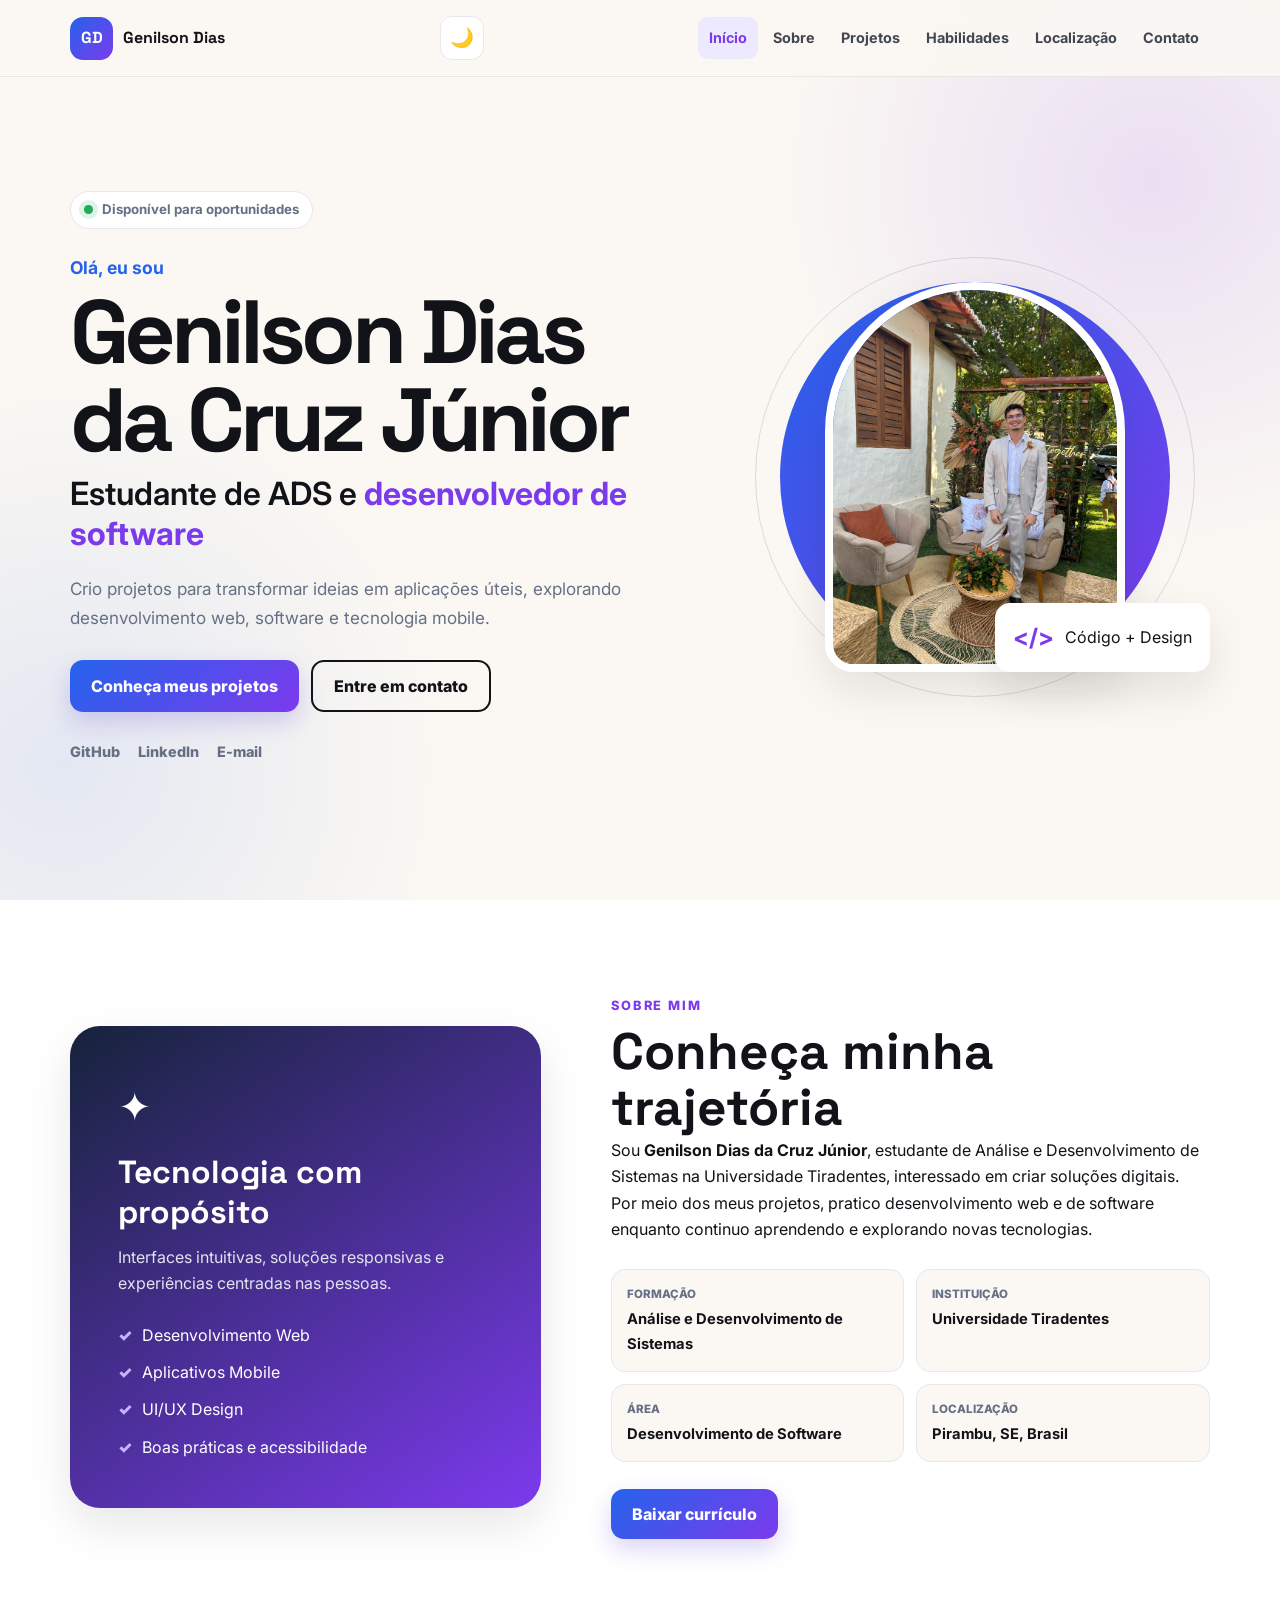
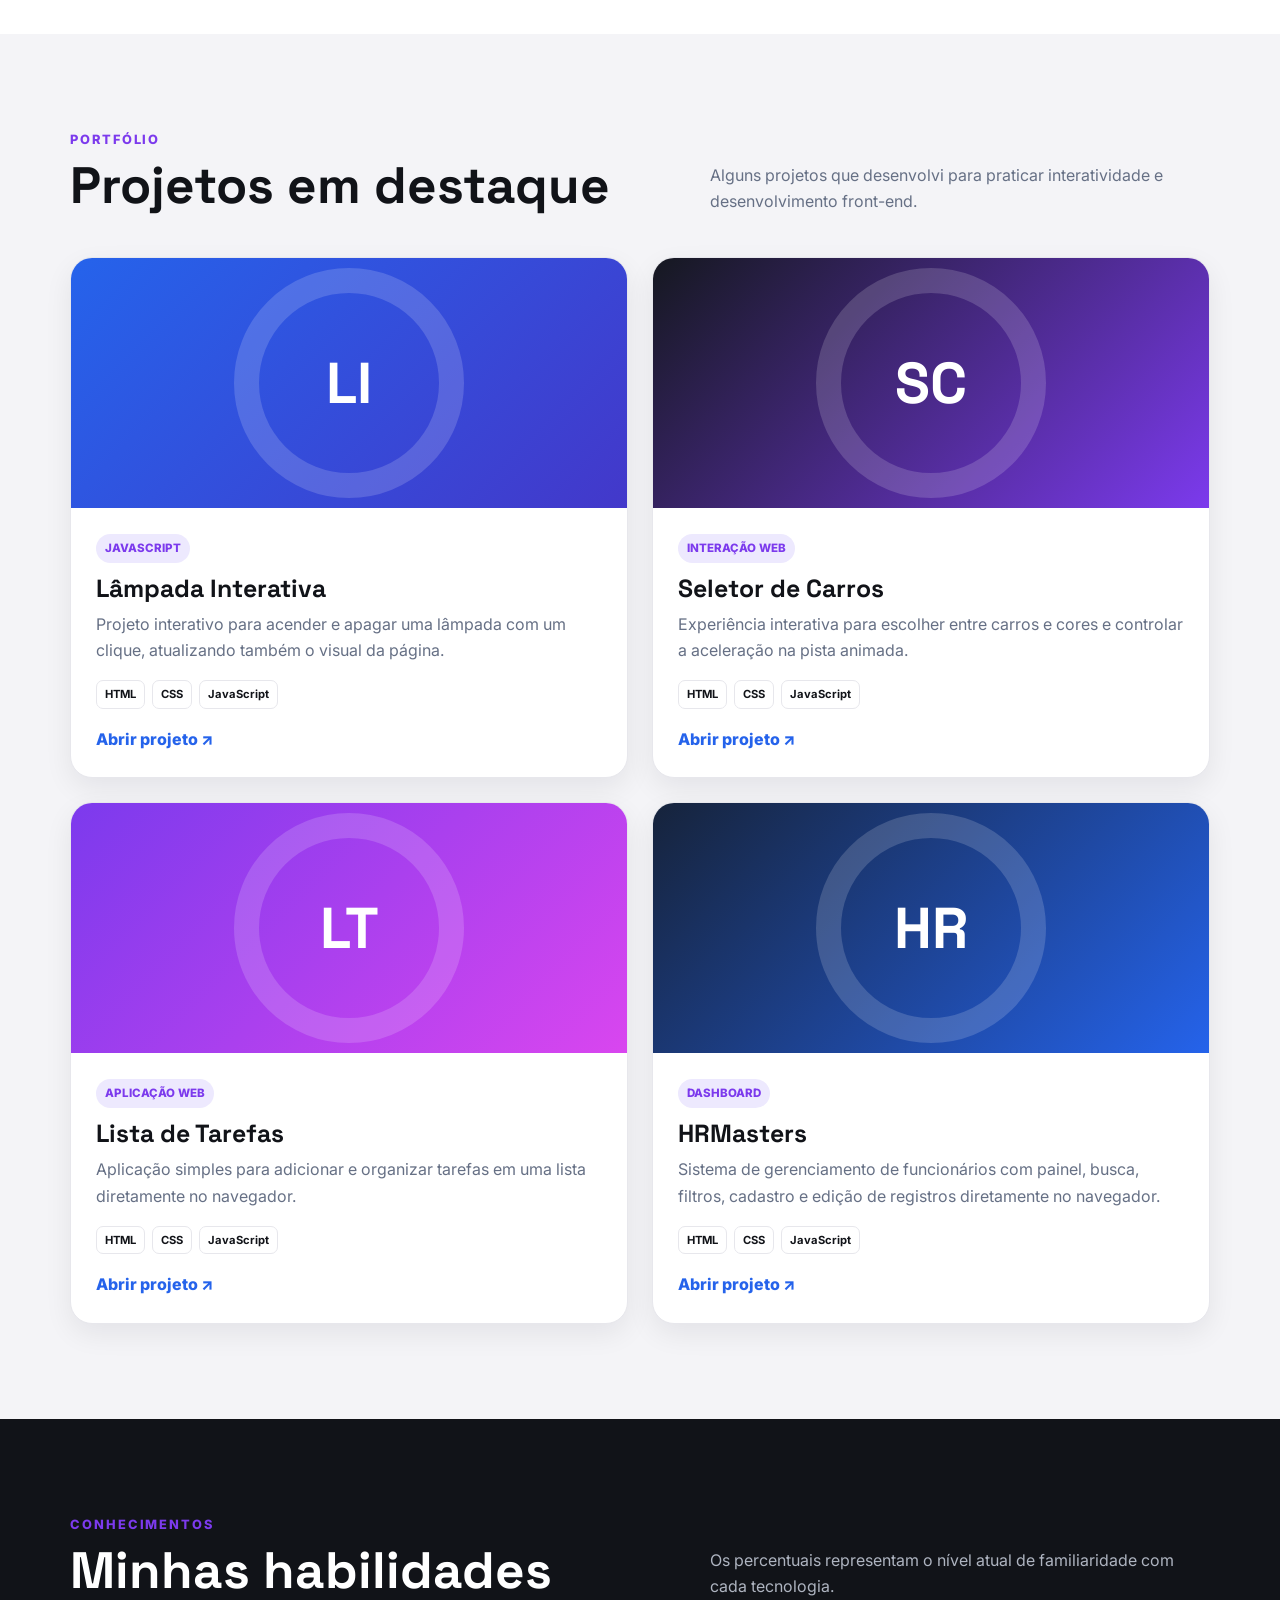
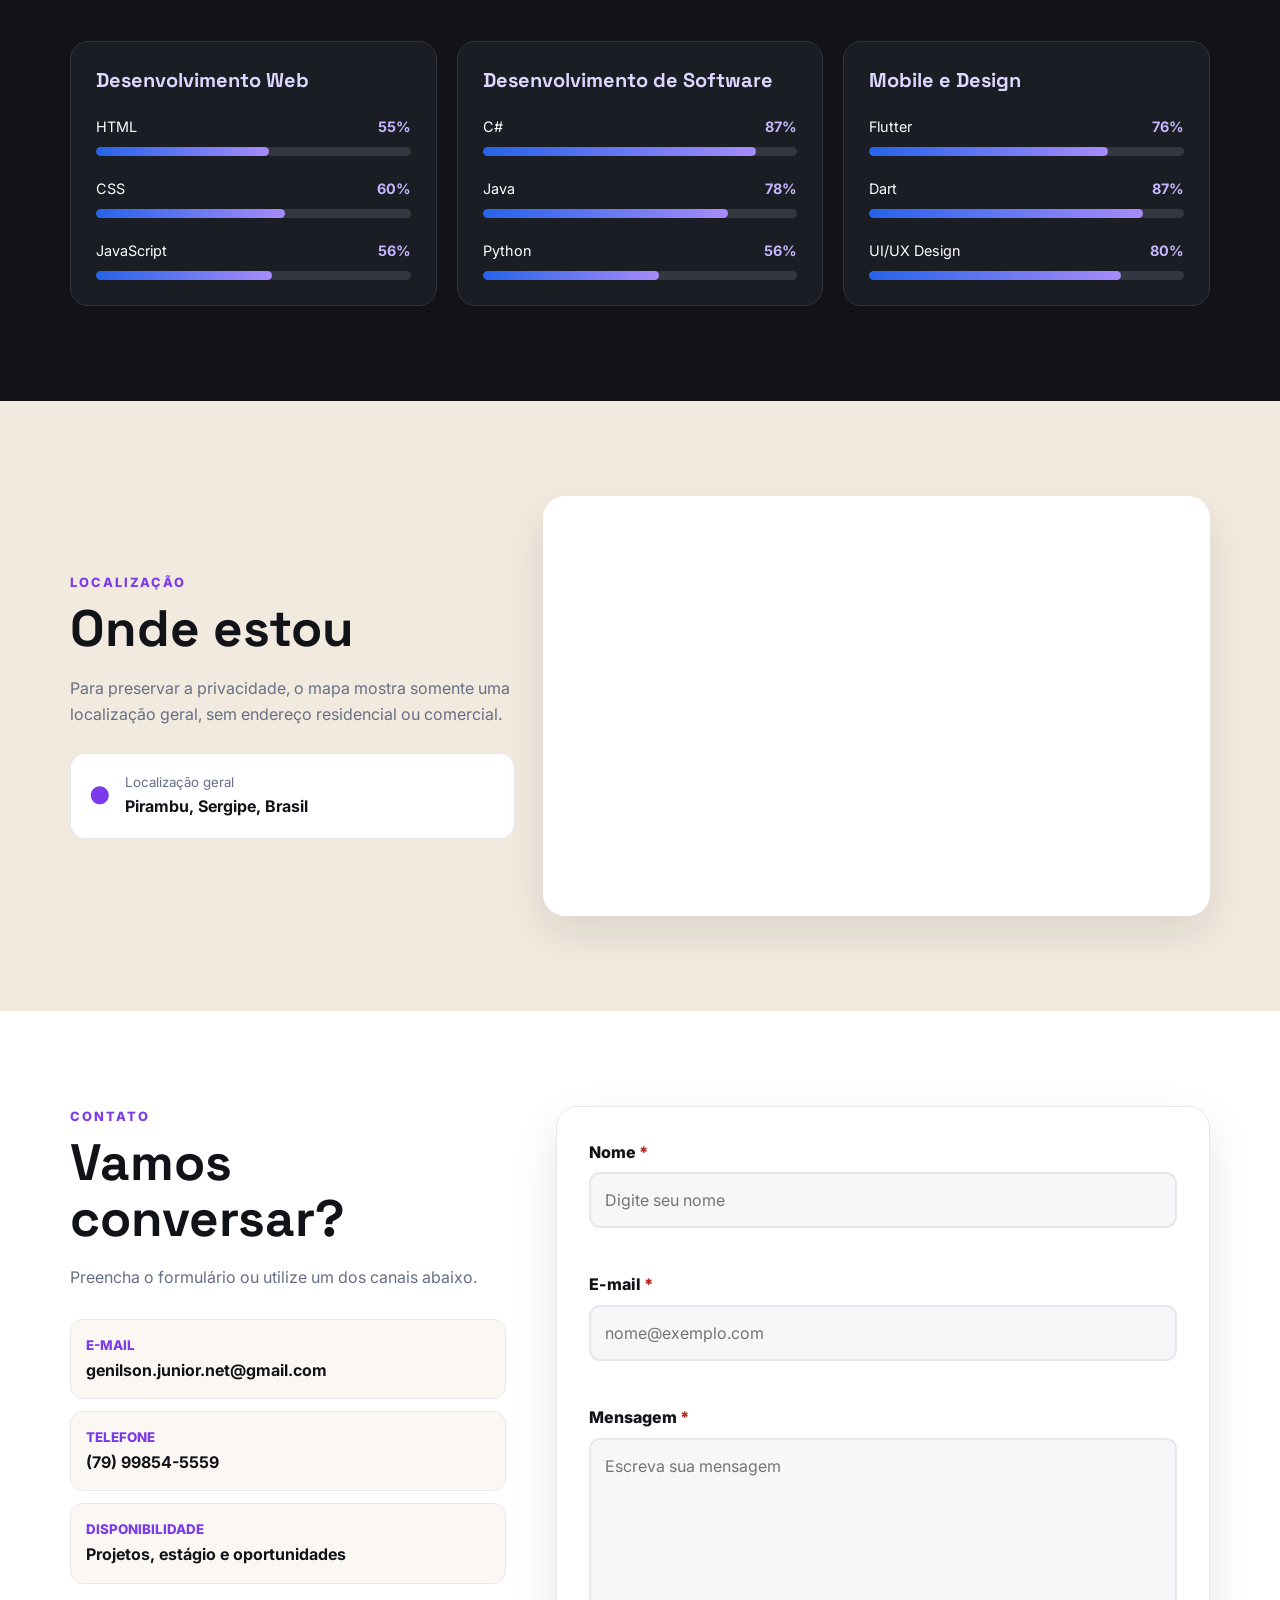
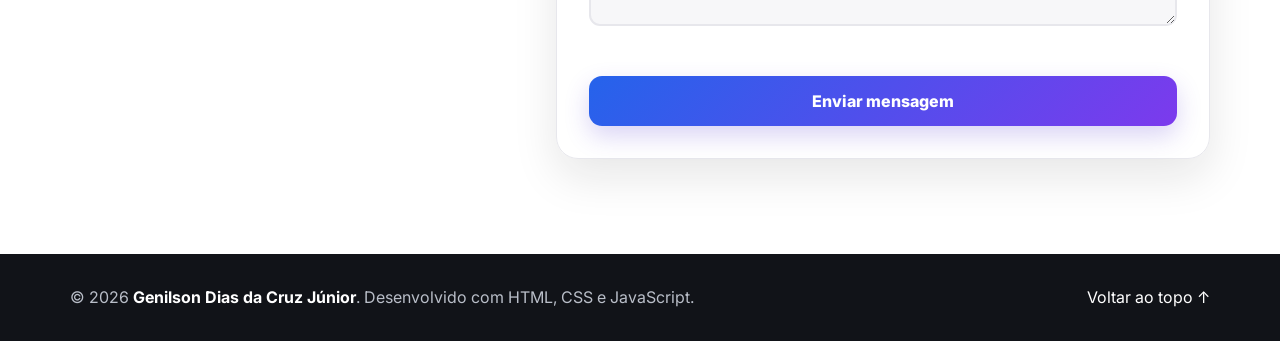
<file: index.html>
<!doctype html>
<html lang="pt-BR">
  <head>
    <meta charset="UTF-8" />
    <meta name="viewport" content="width=device-width, initial-scale=1.0" />
    <meta
      name="description"
      content="Portfólio de Genilson Dias, estudante de Análise e Desenvolvimento de Sistemas e desenvolvedor de software."
    />
    <title>Genilson Dias | Portfólio</title>
    <link rel="preconnect" href="https://fonts.googleapis.com" />
    <link rel="preconnect" href="https://fonts.gstatic.com" crossorigin />
    <link
      href="https://fonts.googleapis.com/css2?family=Inter:wght@400;500;600;700;800&family=Space+Grotesk:wght@600;700&display=swap"
      rel="stylesheet"
    />
    <link rel="stylesheet" href="style.css" />
  </head>
  <body>
    <a class="pular-conteudo" href="#conteudo">Pular para o conteúdo</a>

    <header class="cabecalho">
      <nav class="navegacao container" aria-label="Navegação principal">
        <a class="logo" href="#inicio" aria-label="Ir para o início">
          <span class="logo-simbolo" aria-hidden="true">GD</span>
          <span>Genilson Dias</span>
        </a>

        <button
          class="botao-menu"
          id="botao-menu"
          type="button"
          aria-label="Abrir menu"
          aria-expanded="false"
          aria-controls="menu"
        >
          <span></span><span></span><span></span>
        </button>

        <button
          class="botao-tema"
          id="botao-tema"
          type="button"
          aria-label="Ativar modo escuro"
          aria-pressed="false"
          title="Alternar tema"
        >
          <span id="icone-tema" aria-hidden="true">🌙</span>
        </button>

        <ul class="menu" id="menu">
          <li><a href="#inicio">Início</a></li>
          <li><a href="#sobre">Sobre</a></li>
          <li><a href="#projetos">Projetos</a></li>
          <li><a href="#habilidades">Habilidades</a></li>
          <li><a href="#localizacao">Localização</a></li>
          <li><a href="#contato">Contato</a></li>
        </ul>
      </nav>
    </header>

    <main id="conteudo">
      <section class="hero" id="inicio">
        <div class="container hero-grid">
          <div class="hero-conteudo revelar">
            <p class="etiqueta">
              <span aria-hidden="true"></span> Disponível para oportunidades
            </p>
            <p class="apresentacao">Olá, eu sou</p>
            <h1>Genilson Dias da Cruz Júnior</h1>
            <h2>
              Estudante de ADS e <strong>desenvolvedor de software</strong>
            </h2>
            <p class="hero-texto">
              Crio projetos para transformar ideias em aplicações úteis,
              explorando desenvolvimento web, software e tecnologia mobile.
            </p>
            <div class="acoes">
              <a class="botao botao-primario" href="#projetos"
                >Conheça meus projetos</a
              >
              <a class="botao botao-secundario" href="#contato"
                >Entre em contato</a
              >
            </div>
            <div class="redes" aria-label="Redes profissionais">
              <a
                href="https://github.com/Genilson-Dias"
                target="_blank"
                rel="noopener noreferrer"
                aria-label="GitHub"
                >GitHub</a
              >
              <a
                href="https://www.linkedin.com/in/genilson-dias-da-cruz-júnior-7b1a73346"
                target="_blank"
                rel="noopener noreferrer"
                aria-label="LinkedIn"
                >LinkedIn</a
              >
              <a href="mailto:genilson.junior.net@gmail.com" aria-label="E-mail"
                >E-mail</a
              >
            </div>
          </div>

          <div class="perfil-visual revelar">
            <div class="circulo circulo-1"></div>
            <div class="circulo circulo-2"></div>
            <img
              class="foto-placeholder"
              src="imagens/perfil-profissional.png"
              alt="Foto profissional de Genilson Dias da Cruz Júnior"
            />
            <div class="cartao-flutuante">
              <strong>&lt;/&gt;</strong><span>Código + Design</span>
            </div>
          </div>
        </div>
      </section>

      <section class="secao sobre" id="sobre">
        <div class="container sobre-grid">
          <div class="painel-identidade revelar">
            <span class="painel-icone" aria-hidden="true">✦</span>
            <h2>Tecnologia com propósito</h2>
            <p>
              Interfaces intuitivas, soluções responsivas e experiências
              centradas nas pessoas.
            </p>
            <ul>
              <li>Desenvolvimento Web</li>
              <li>Aplicativos Mobile</li>
              <li>UI/UX Design</li>
              <li>Boas práticas e acessibilidade</li>
            </ul>
          </div>
          <div class="sobre-conteudo revelar">
            <p class="rotulo">Sobre mim</p>
            <h2 class="titulo-secao">Conheça minha trajetória</h2>
            <div
              id="descricao-perfil"
              class="descricao-perfil"
              aria-live="polite"
            >
              <p>
                Sou <strong>Genilson Dias da Cruz Júnior</strong>, estudante de
                Análise e Desenvolvimento de Sistemas na Universidade
                Tiradentes, interessado em criar soluções digitais.
              </p>
              <p>
                Por meio dos meus projetos, pratico desenvolvimento web e de
                software enquanto continuo aprendendo e explorando novas
                tecnologias.
              </p>
            </div>
            <div class="dados">
              <div>
                <span>Formação</span
                ><strong>Análise e Desenvolvimento de Sistemas</strong>
              </div>
              <div>
                <span>Instituição</span><strong>Universidade Tiradentes</strong>
              </div>
              <div>
                <span>Área</span><strong>Desenvolvimento de Software</strong>
              </div>
              <div>
                <span>Localização</span><strong>Pirambu, SE, Brasil</strong>
              </div>
            </div>
            <a
              class="botao botao-primario"
              href="#"
              aria-label="Baixar currículo, adicione o arquivo antes de usar"
              >Baixar currículo</a
            >
          </div>
        </div>
      </section>

      <section class="secao projetos" id="projetos">
        <div class="container">
          <div class="cabecalho-secao revelar">
            <div>
              <p class="rotulo">Portfólio</p>
              <h2 class="titulo-secao">Projetos em destaque</h2>
            </div>
            <p>
              Alguns projetos que desenvolvi para praticar interatividade e
              desenvolvimento front-end.
            </p>
          </div>
          <div class="grade-projetos">
            <article class="projeto revelar">
              <a
                class="projeto-capa capa-1"
                href="projetos/lampada/index.html"
                target="_blank"
                rel="noopener noreferrer"
                aria-label="Abrir projeto Lâmpada Interativa"
                ><span>LI</span></a
              >
              <div class="projeto-corpo">
                <span class="categoria">JavaScript</span>
                <h3>Lâmpada Interativa</h3>
                <p>
                  Projeto interativo para acender e apagar uma lâmpada com um
                  clique, atualizando também o visual da página.
                </p>
                <ul class="tags">
                  <li>HTML</li>
                  <li>CSS</li>
                  <li>JavaScript</li>
                </ul>
                <a
                  class="link-projeto"
                  href="projetos/lampada/index.html"
                  target="_blank"
                  rel="noopener noreferrer"
                  >Abrir projeto <span aria-hidden="true">↗</span></a>
              </div>
            </article>
            <article class="projeto revelar">
              <a
                class="projeto-capa capa-2"
                href="projetos/seletor-carros/index.html"
                target="_blank"
                rel="noopener noreferrer"
                aria-label="Abrir projeto Seletor de Carros"
                ><span>SC</span></a
              >
              <div class="projeto-corpo">
                <span class="categoria">Interação web</span>
                <h3>Seletor de Carros</h3>
                <p>
                  Experiência interativa para escolher entre carros e cores e
                  controlar a aceleração na pista animada.
                </p>
                <ul class="tags">
                  <li>HTML</li>
                  <li>CSS</li>
                  <li>JavaScript</li>
                </ul>
                <a
                  class="link-projeto"
                  href="projetos/seletor-carros/index.html"
                  target="_blank"
                  rel="noopener noreferrer"
                  >Abrir projeto <span aria-hidden="true">↗</span></a
                >
              </div>
            </article>
            <article class="projeto revelar">
              <a
                class="projeto-capa capa-3"
                href="projetos/lista-tarefas/index.html"
                target="_blank"
                rel="noopener noreferrer"
                aria-label="Abrir projeto Lista de Tarefas"
                ><span>LT</span></a
              >
              <div class="projeto-corpo">
                <span class="categoria">Aplicação web</span>
                <h3>Lista de Tarefas</h3>
                <p>
                  Aplicação simples para adicionar e organizar tarefas em uma
                  lista diretamente no navegador.
                </p>
                <ul class="tags">
                  <li>HTML</li>
                  <li>CSS</li>
                  <li>JavaScript</li>
                </ul>
                <a
                  class="link-projeto"
                  href="projetos/lista-tarefas/index.html"
                  target="_blank"
                  rel="noopener noreferrer"
                  >Abrir projeto <span aria-hidden="true">↗</span></a
                >
              </div>
            </article>
            <article class="projeto revelar">
              <a
                class="projeto-capa capa-4"
                href="projetos/sistema%20de%20gerenciamento%20de%20funcionarios/index.html"
                target="_blank"
                rel="noopener noreferrer"
                aria-label="Abrir projeto HRMasters"
                ><span>HR</span></a
              >
              <div class="projeto-corpo">
                <span class="categoria">Dashboard</span>
                <h3>HRMasters</h3>
                <p>
                  Sistema de gerenciamento de funcionários com painel, busca,
                  filtros, cadastro e edição de registros diretamente no navegador.
                </p>
                <ul class="tags">
                  <li>HTML</li>
                  <li>CSS</li>
                  <li>JavaScript</li>
                </ul>
                <a
                  class="link-projeto"
                  href="projetos/sistema%20de%20gerenciamento%20de%20funcionarios/index.html"
                  target="_blank"
                  rel="noopener noreferrer"
                  >Abrir projeto <span aria-hidden="true">↗</span></a
                >
              </div>
            </article>
          </div>
        </div>
      </section>

      <section class="secao habilidades" id="habilidades">
        <div class="container">
          <div class="cabecalho-secao revelar">
            <div>
              <p class="rotulo">Conhecimentos</p>
              <h2 class="titulo-secao">Minhas habilidades</h2>
            </div>
            <p>
              Os percentuais representam o nível atual de familiaridade com cada
              tecnologia.
            </p>
          </div>
          <div class="grade-habilidades">
            <div class="grupo-habilidades revelar">
              <h3>Desenvolvimento Web</h3>
              <div class="habilidade">
                <div><span>HTML</span><b>55%</b></div>
                <div
                  class="barra"
                  role="progressbar"
                  aria-label="HTML"
                  aria-valuenow="55"
                  aria-valuemin="0"
                  aria-valuemax="100"
                >
                  <span data-nivel="55"></span>
                </div>
              </div>
              <div class="habilidade">
                <div><span>CSS</span><b>60%</b></div>
                <div
                  class="barra"
                  role="progressbar"
                  aria-label="CSS"
                  aria-valuenow="60"
                  aria-valuemin="0"
                  aria-valuemax="100"
                >
                  <span data-nivel="60"></span>
                </div>
              </div>
              <div class="habilidade">
                <div><span>JavaScript</span><b>56%</b></div>
                <div
                  class="barra"
                  role="progressbar"
                  aria-label="JavaScript"
                  aria-valuenow="56"
                  aria-valuemin="0"
                  aria-valuemax="100"
                >
                  <span data-nivel="56"></span>
                </div>
              </div>
            </div>
            <div class="grupo-habilidades revelar">
              <h3>Desenvolvimento de Software</h3>
              <div class="habilidade">
                <div><span>C#</span><b>87%</b></div>
                <div
                  class="barra"
                  role="progressbar"
                  aria-label="C Sharp"
                  aria-valuenow="87"
                  aria-valuemin="0"
                  aria-valuemax="100"
                >
                  <span data-nivel="87"></span>
                </div>
              </div>
              <div class="habilidade">
                <div><span>Java</span><b>78%</b></div>
                <div
                  class="barra"
                  role="progressbar"
                  aria-label="Java"
                  aria-valuenow="78"
                  aria-valuemin="0"
                  aria-valuemax="100"
                >
                  <span data-nivel="78"></span>
                </div>
              </div>
              <div class="habilidade">
                <div><span>Python</span><b>56%</b></div>
                <div
                  class="barra"
                  role="progressbar"
                  aria-label="Python"
                  aria-valuenow="56"
                  aria-valuemin="0"
                  aria-valuemax="100"
                >
                  <span data-nivel="56"></span>
                </div>
              </div>
            </div>
            <div class="grupo-habilidades revelar">
              <h3>Mobile e Design</h3>
              <div class="habilidade">
                <div><span>Flutter</span><b>76%</b></div>
                <div
                  class="barra"
                  role="progressbar"
                  aria-label="Flutter"
                  aria-valuenow="76"
                  aria-valuemin="0"
                  aria-valuemax="100"
                >
                  <span data-nivel="76"></span>
                </div>
              </div>
              <div class="habilidade">
                <div><span>Dart</span><b>87%</b></div>
                <div
                  class="barra"
                  role="progressbar"
                  aria-label="Dart"
                  aria-valuenow="87"
                  aria-valuemin="0"
                  aria-valuemax="100"
                >
                  <span data-nivel="87"></span>
                </div>
              </div>
              <div class="habilidade">
                <div><span>UI/UX Design</span><b>80%</b></div>
                <div
                  class="barra"
                  role="progressbar"
                  aria-label="UI e UX Design"
                  aria-valuenow="80"
                  aria-valuemin="0"
                  aria-valuemax="100"
                >
                  <span data-nivel="80"></span>
                </div>
              </div>
            </div>
          </div>
        </div>
      </section>

      <section class="secao localizacao" id="localizacao">
        <div class="container localizacao-grid">
          <div class="localizacao-conteudo revelar">
            <p class="rotulo">Localização</p>
            <h2 class="titulo-secao">Onde estou</h2>
            <p>
              Para preservar a privacidade, o mapa mostra somente uma
              localização geral, sem endereço residencial ou comercial.
            </p>
            <div class="localizacao-cartao">
              <span aria-hidden="true">●</span>
              <div>
                <small>Localização geral</small
                ><strong>Pirambu, Sergipe, Brasil</strong>
              </div>
            </div>
          </div>
          <div class="mapa revelar">
            <iframe
              title="Mapa da localização geral de Pirambu, Sergipe"
              src="https://www.google.com/maps?q=Pirambu%2C%20Sergipe%2C%20Brasil&output=embed"
              loading="lazy"
              referrerpolicy="no-referrer-when-downgrade"
            ></iframe>
          </div>
        </div>
      </section>

      <section class="secao contato" id="contato">
        <div class="container contato-grid">
          <div class="contato-info revelar">
            <p class="rotulo">Contato</p>
            <h2 class="titulo-secao">Vamos conversar?</h2>
            <p>Preencha o formulário ou utilize um dos canais abaixo.</p>
            <ul>
              <li>
                <small>E-mail</small
                ><strong
                  ><a href="mailto:genilson.junior.net@gmail.com"
                    >genilson.junior.net@gmail.com</a
                  ></strong
                >
              </li>
              <li>
                <small>Telefone</small
                ><strong
                  ><a href="tel:+5579998545559">(79) 99854-5559</a></strong
                >
              </li>
              <li>
                <small>Disponibilidade</small
                ><strong>Projetos, estágio e oportunidades</strong>
              </li>
            </ul>
          </div>
          <form class="formulario revelar" id="formulario" novalidate>
            <div class="campo">
              <label for="nome">Nome <span aria-hidden="true">*</span></label
              ><input
                id="nome"
                name="nome"
                type="text"
                autocomplete="name"
                placeholder="Digite seu nome"
                required
                aria-describedby="erro-nome"
              /><small class="erro" id="erro-nome"></small>
            </div>
            <div class="campo">
              <label for="email">E-mail <span aria-hidden="true">*</span></label
              ><input
                id="email"
                name="email"
                type="email"
                autocomplete="email"
                placeholder="nome@exemplo.com"
                required
                aria-describedby="erro-email"
              /><small class="erro" id="erro-email"></small>
            </div>
            <div class="campo">
              <label for="mensagem"
                >Mensagem <span aria-hidden="true">*</span></label
              ><textarea
                id="mensagem"
                name="mensagem"
                rows="6"
                minlength="10"
                maxlength="1000"
                placeholder="Escreva sua mensagem"
                required
                aria-describedby="erro-mensagem"
              ></textarea
              ><small class="erro" id="erro-mensagem"></small>
            </div>
            <button class="botao botao-primario" type="submit">
              Enviar mensagem
            </button>
            <p
              class="retorno"
              id="retorno"
              role="status"
              aria-live="polite"
            ></p>
          </form>
        </div>
      </section>
    </main>

    <footer class="rodape">
      <div class="container">
        <p>
          © <span id="ano"></span> <strong>Genilson Dias da Cruz Júnior</strong>. Desenvolvido com
          HTML, CSS e JavaScript.
        </p>
        <a href="#inicio" aria-label="Voltar ao início">Voltar ao topo ↑</a>
      </div>
    </footer>
    <script src="script.js"></script>
  </body>
</html>
</file>
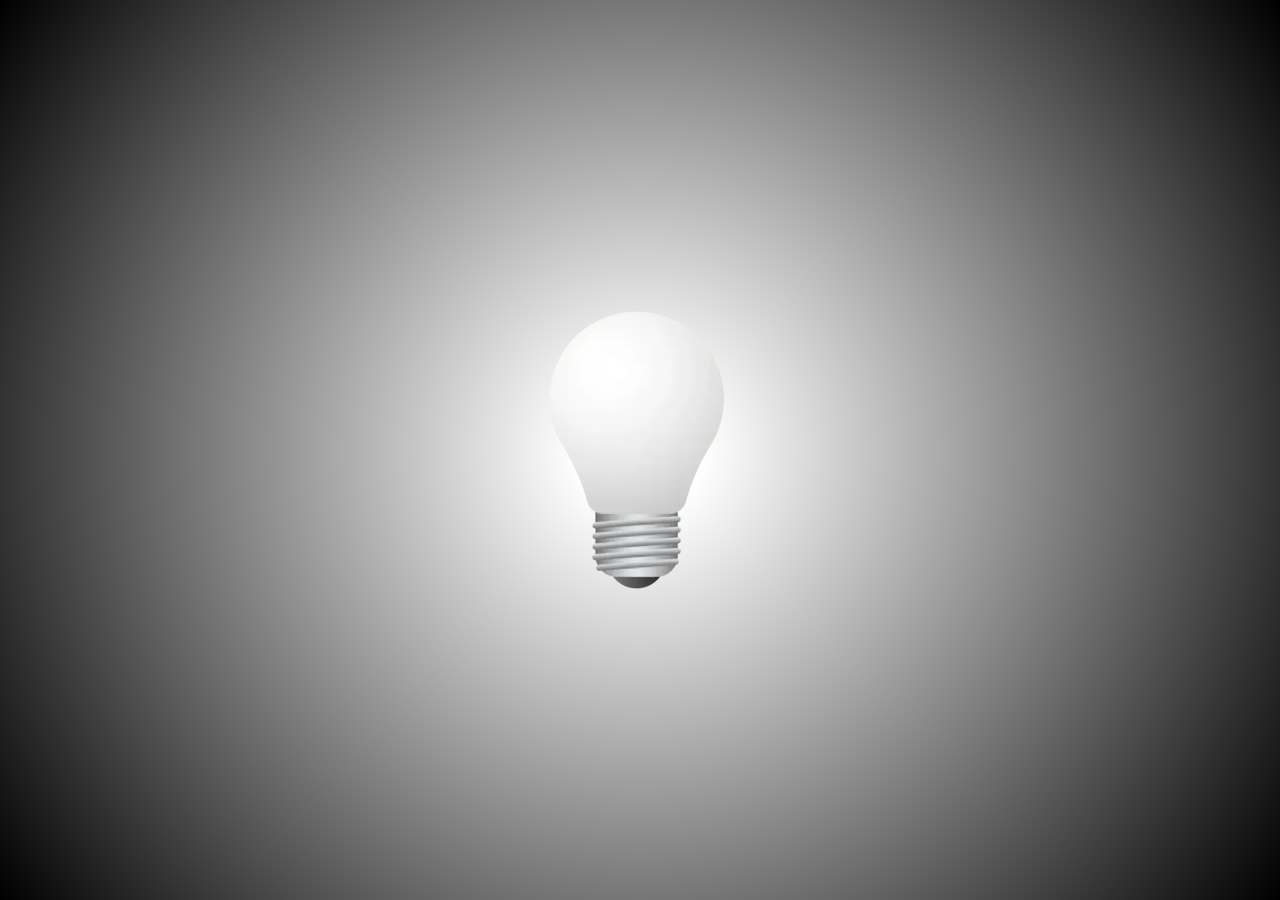
<file: projetos/lampada/index.html>
<!DOCTYPE html>
<html lang="pt-BR">
<head>
    <meta charset="UTF-8">
    <meta name="viewport" content="width=device-width, initial-scale=1.0">
    <title>Lâmpada</title>
    <link rel="stylesheet" href="style.css">
</head>
<body>
    <div class="container">
        <img id="lamp" src="assets/lamp_off.png" alt="Lâmpada apagada">
    </div>
<script src ="script.js"></script>
</body>
</html>
</file>
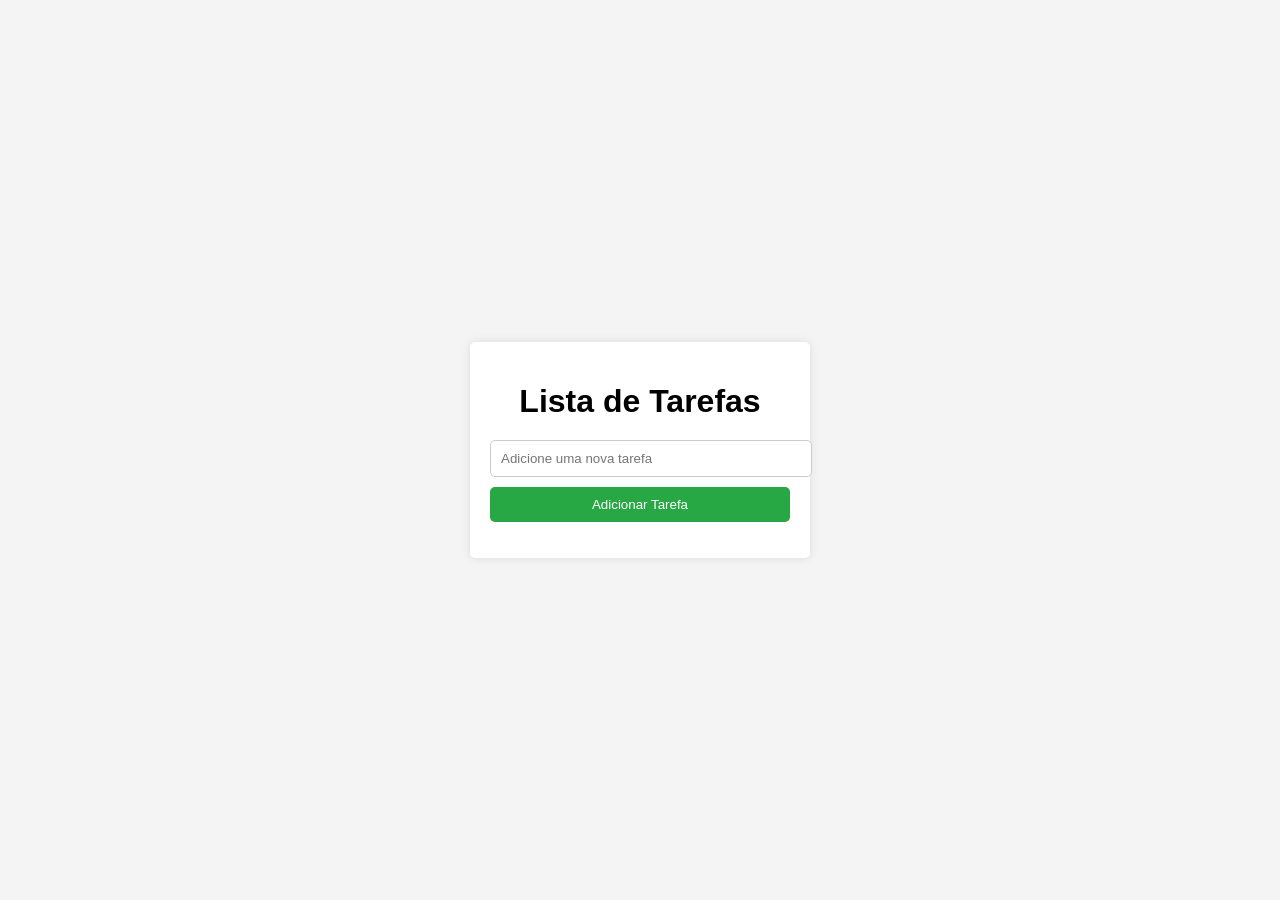
<file: projetos/lista-tarefas/index.html>
<!DOCTYPE html>
<html lang="pt-BR">
<head>
    <meta charset="UTF-8">
    <meta name="viewport" content="width=device-width, initial-scale=1.0">
    <title>Lista de Tarefas</title>
    <link rel="stylesheet" href="styles.css">
</head>
<body>
    <div class="container">
        <h1>Lista de Tarefas</h1>
        <input type="text" id="taskInput" placeholder="Adicione uma nova tarefa">
        <button id="addTaskBtn">Adicionar Tarefa</button>
        <ul id="taskList">

        </ul>
    </div>
</body>
<script src="script.js"></script>
</html>
</file>
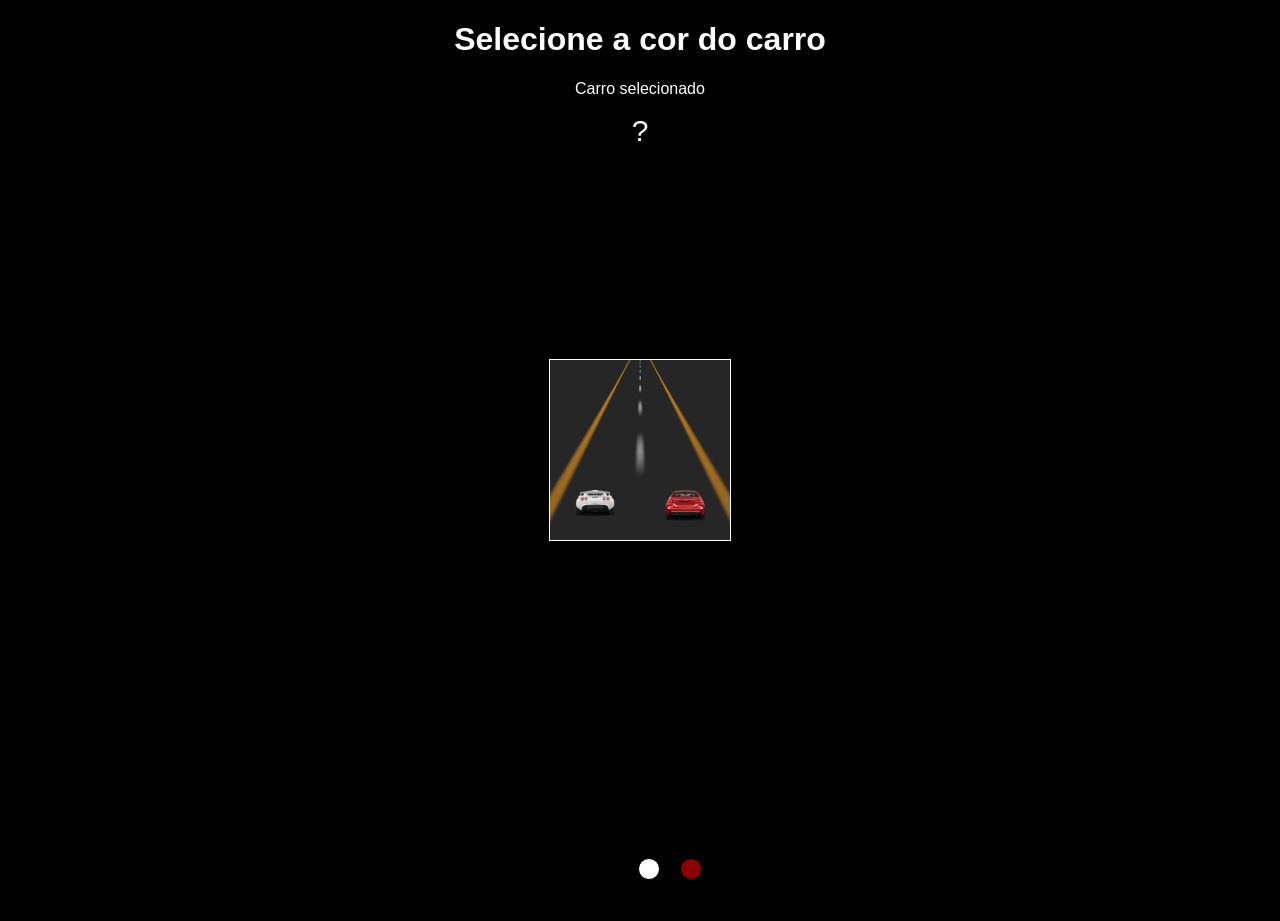
<file: projetos/seletor-carros/index.html>
<!DOCTYPE html>
<html lang="pt-BR">
<head>
    <meta charset="UTF-8">
    <meta name="viewport" content="width=device-width, initial-scale=1.0">
    <link rel="stylesheet" href="style.css">
    <title>Seletor de Carros</title>
</head>
<body>
    <header>
        <div class="text">
            <h1>Selecione a cor do carro</h1>
            <p>Carro selecionado <div id="result">?</div></p>
        </div>
    </header>
    <main>
        <div class="container">
            <div class="track">
                <div id="white"></div>
                <div id="red"></div>
            </div>
            <audio src="assets/audio/cars.mp3" autoplay></audio>
        </div>
    </main>
    <footer>
        <nav>
            <div class="btn_circle_1" id="branco"></div>
            <div class="btn_circle_2" id="vermelho"></div>
            <div class="btn" id="resetar">Resetar</div>
            <div class="btn" id="acelerar">Acelerar</div>
            <div class="btn" id="desacelerar">Desacelerar</div>
        </nav>
    </footer>
</body>
<script src="script.js"></script>
</html>
</file>
<file: style.css>
:root {
  --azul: #2563eb;
  --azul-escuro: #16233b;
  --roxo: #7c3aed;
  --bege: #f2eadf;
  --bege-claro: #fbf8f3;
  --cinza: #667085;
  --cinza-claro: #e7e7ec;
  --preto: #111318;
  --branco: #fff;
  --erro: #b42318;
  --sucesso: #08783e;
  --sombra: 0 18px 45px rgba(17, 19, 24, 0.1);
  --raio: 22px;
}

* {
  box-sizing: border-box;
  margin: 0;
  padding: 0;
}

html {
  scroll-behavior: smooth;
  scroll-padding-top: 85px;
}

body {
  font-family: Inter, Arial, sans-serif;
  color: var(--preto);
  background: var(--bege-claro);
  line-height: 1.65;
}

body.menu-aberto {
  overflow: hidden;
}

a {
  color: inherit;
  text-decoration: none;
}

ul {
  list-style: none;
}

button,
input,
textarea {
  font: inherit;
}

button {
  cursor: pointer;
}

img {
  max-width: 100%;
  display: block;
}

:focus-visible {
  outline: 3px solid #a78bfa;
  outline-offset: 3px;
}

.container {
  width: min(1140px, calc(100% - 40px));
  margin: auto;
}

.pular-conteudo {
  position: fixed;
  z-index: 9999;
  top: -70px;
  left: 15px;
  background: var(--preto);
  color: #fff;
  padding: 12px 18px;
  border-radius: 10px;
}

.pular-conteudo:focus {
  top: 12px;
}

.cabecalho {
  position: fixed;
  z-index: 1000;
  inset: 0 0 auto;
  background: rgba(251, 248, 243, 0.9);
  border-bottom: 1px solid rgba(17, 19, 24, 0.08);
  backdrop-filter: blur(14px);
}

.navegacao {
  min-height: 76px;
  display: flex;
  align-items: center;
  justify-content: space-between;
  gap: 22px;
}

.logo {
  display: flex;
  align-items: center;
  gap: 10px;
  font-family: 'Space Grotesk', sans-serif;
  font-weight: 700;
}

.logo-simbolo {
  width: 43px;
  height: 43px;
  display: grid;
  place-items: center;
  color: #fff;
  border-radius: 13px;
  background: linear-gradient(135deg, var(--azul), var(--roxo));
}

.menu {
  display: flex;
  align-items: center;
  gap: 4px;
}

.menu a {
  display: block;
  padding: 9px 11px;
  border-radius: 9px;
  color: #414651;
  font-size: 0.9rem;
  font-weight: 700;
}

.menu a:hover,
.menu a.ativo {
  color: var(--roxo);
  background: #ede9fe;
}

.botao-menu {
  display: none;
  width: 44px;
  height: 44px;
  border: 0;
  border-radius: 10px;
  background: var(--preto);
  padding: 11px;
}

.botao-menu span {
  display: block;
  height: 2px;
  margin: 5px 0;
  background: white;
  transition: 0.2s;
}

.hero {
  min-height: 100vh;
  padding: 130px 0 75px;
  display: grid;
  align-items: center;
  overflow: hidden;
  background:
    radial-gradient(
      circle at 90% 20%,
      rgba(124, 58, 237, 0.13),
      transparent 28%
    ),
    radial-gradient(circle at 5% 85%, rgba(37, 99, 235, 0.11), transparent 27%);
}

.hero-grid {
  display: grid;
  grid-template-columns: 1.12fr 0.88fr;
  align-items: center;
  gap: 70px;
}

.etiqueta {
  display: inline-flex;
  align-items: center;
  gap: 9px;
  padding: 7px 13px;
  border: 1px solid var(--cinza-claro);
  background: #fff;
  border-radius: 99px;
  color: var(--cinza);
  font-size: 0.83rem;
  font-weight: 700;
  margin-bottom: 24px;
}

.etiqueta span {
  width: 9px;
  height: 9px;
  border-radius: 50%;
  background: #20aa5a;
  box-shadow: 0 0 0 5px rgba(32, 170, 90, 0.14);
}

.apresentacao {
  font-weight: 700;
  color: var(--azul);
  font-size: 1.1rem;
}

.hero h1 {
  font:
    700 clamp(3rem, 7vw, 5.8rem)/0.98 'Space Grotesk',
    sans-serif;
  letter-spacing: -0.055em;
  margin: 7px 0 10px;
}

.hero h2 {
  font-size: clamp(1.3rem, 2.5vw, 2rem);
  font-weight: 600;
  line-height: 1.25;
}

.hero h2 strong {
  color: var(--roxo);
}

.hero-texto {
  font-size: 1.07rem;
  color: var(--cinza);
  max-width: 620px;
  margin: 21px 0 28px;
}

.acoes {
  display: flex;
  flex-wrap: wrap;
  gap: 12px;
}

.botao {
  min-height: 50px;
  display: inline-flex;
  align-items: center;
  justify-content: center;
  padding: 11px 21px;
  border: 2px solid transparent;
  border-radius: 13px;
  font-weight: 800;
  transition: 0.25s;
}

.botao:hover {
  transform: translateY(-2px);
}

.botao-primario {
  border: 0;
  color: #fff;
  background: linear-gradient(135deg, var(--azul), var(--roxo));
  box-shadow: 0 10px 24px rgba(85, 57, 208, 0.22);
}

.botao-secundario {
  border-color: var(--preto);
}

.botao-secundario:hover {
  background: var(--preto);
  color: #fff;
}

.redes {
  display: flex;
  gap: 18px;
  margin-top: 28px;
}

.redes a {
  color: var(--cinza);
  font-size: 0.9rem;
  font-weight: 800;
}

.redes a:hover {
  color: var(--roxo);
  text-decoration: underline;
}

.perfil-visual {
  position: relative;
  min-height: 500px;
  display: grid;
  place-items: center;
}

.circulo {
  position: absolute;
  border-radius: 50%;
}

.circulo-1 {
  width: 390px;
  height: 390px;
  background: linear-gradient(135deg, var(--azul), var(--roxo));
}

.circulo-2 {
  width: 440px;
  height: 440px;
  border: 1px solid rgba(17, 19, 24, 0.13);
}

.foto-placeholder {
  position: relative;
  z-index: 2;
  width: 300px;
  height: 390px;
  display: block;
  border: 8px solid #fff;
  border-radius: 150px 150px 28px 28px;
  background: linear-gradient(160deg, #303a52, #101218);
  box-shadow: var(--sombra);
  object-fit: cover;
  object-position: center;
}

.cartao-flutuante {
  position: absolute;
  z-index: 3;
  right: 0;
  bottom: 55px;
  display: flex;
  align-items: center;
  gap: 11px;
  padding: 15px 18px;
  background: #fff;
  border-radius: 15px;
  box-shadow: var(--sombra);
}

.cartao-flutuante strong {
  font-size: 1.5rem;
  color: var(--roxo);
}

.secao {
  padding: 95px 0;
}

.rotulo {
  color: var(--roxo);
  font-size: 0.8rem;
  font-weight: 800;
  letter-spacing: 0.15em;
  text-transform: uppercase;
  margin-bottom: 8px;
}

.titulo-secao {
  font:
    700 clamp(2rem, 4vw, 3.2rem)/1.1 'Space Grotesk',
    sans-serif;
}

.sobre {
  background: #fff;
}

.sobre-grid {
  display: grid;
  grid-template-columns: 0.88fr 1.12fr;
  align-items: center;
  gap: 70px;
}

.painel-identidade {
  padding: 48px;
  border-radius: 30px;
  background: linear-gradient(145deg, var(--azul-escuro), var(--roxo));
  color: #fff;
  box-shadow: var(--sombra);
}

.painel-icone {
  font-size: 2.5rem;
}

.painel-identidade h2 {
  font:
    700 2rem 'Space Grotesk',
    sans-serif;
  margin: 12px 0;
}

.painel-identidade p {
  color: #e3e3ef;
}

.painel-identidade ul {
  display: grid;
  gap: 11px;
  margin-top: 25px;
}

.painel-identidade li:before {
  content: '✓';
  margin-right: 10px;
  color: #c4b5fd;
  font-weight: 900;
}

.sobre-conteudo > p:not(.rotulo) {
  color: var(--cinza);
  margin-top: 15px;
}

.dados {
  display: grid;
  grid-template-columns: 1fr 1fr;
  gap: 12px;
  margin: 27px 0;
}

.dados div {
  padding: 15px;
  border: 1px solid var(--cinza-claro);
  border-radius: 14px;
  background: var(--bege-claro);
}

.dados span,
.dados strong {
  display: block;
}

.dados span {
  font-size: 0.72rem;
  text-transform: uppercase;
  color: var(--cinza);
  font-weight: 800;
}

.dados strong {
  font-size: 0.92rem;
  margin-top: 3px;
}

.projetos {
  background: #f4f4f7;
}

.cabecalho-secao {
  display: flex;
  justify-content: space-between;
  align-items: end;
  gap: 40px;
  margin-bottom: 42px;
}

.cabecalho-secao > p {
  max-width: 500px;
  color: var(--cinza);
}

.grade-projetos {
  display: grid;
  grid-template-columns: repeat(2, 1fr);
  gap: 24px;
}

.projeto {
  overflow: hidden;
  border: 1px solid var(--cinza-claro);
  border-radius: var(--raio);
  background: #fff;
  box-shadow: 0 10px 28px rgba(17, 19, 24, 0.07);
  transition: 0.3s;
}

.projeto:hover {
  transform: translateY(-7px);
  box-shadow: var(--sombra);
}

.projeto-capa {
  height: 250px;
  display: grid;
  place-items: center;
  position: relative;
  overflow: hidden;
}

.projeto-capa:before {
  content: '';
  position: absolute;
  width: 180px;
  height: 180px;
  border: 25px solid rgba(255, 255, 255, 0.16);
  border-radius: 50%;
}

.projeto-capa span {
  position: relative;
  color: #fff;
  font:
    700 3.6rem 'Space Grotesk',
    sans-serif;
}

.capa-1 {
  background: linear-gradient(135deg, #2563eb, #4338ca);
}

.capa-2 {
  background: linear-gradient(135deg, #151820, #7c3aed);
}

.capa-3 {
  background: linear-gradient(135deg, #7c3aed, #d946ef);
}

.capa-4 {
  background: linear-gradient(135deg, #16233b, #2563eb);
}

.projeto-corpo {
  padding: 25px;
}

.categoria {
  display: inline-block;
  padding: 5px 9px;
  border-radius: 99px;
  background: #ede9fe;
  color: var(--roxo);
  font-size: 0.72rem;
  font-weight: 800;
  text-transform: uppercase;
}

.projeto h3 {
  font:
    700 1.55rem 'Space Grotesk',
    sans-serif;
  margin: 10px 0 7px;
}

.projeto p {
  color: var(--cinza);
}

.tags {
  display: flex;
  flex-wrap: wrap;
  gap: 7px;
  margin: 17px 0;
}

.tags li {
  padding: 4px 8px;
  border: 1px solid var(--cinza-claro);
  border-radius: 7px;
  font-size: 0.7rem;
  font-weight: 700;
}

.link-projeto {
  font-weight: 800;
  color: var(--azul);
}

.link-projeto:hover {
  color: var(--roxo);
  text-decoration: underline;
}

.habilidades {
  background: var(--preto);
  color: #fff;
}

.habilidades .cabecalho-secao > p {
  color: #aeb4c0;
}

.grade-habilidades {
  display: grid;
  grid-template-columns: repeat(3, 1fr);
  gap: 20px;
}

.grupo-habilidades {
  padding: 25px;
  border: 1px solid #30333b;
  border-radius: 18px;
  background: #1a1d23;
}

.grupo-habilidades h3 {
  font:
    700 1.25rem 'Space Grotesk',
    sans-serif;
  margin-bottom: 22px;
  color: #ddd6fe;
}

.habilidade + .habilidade {
  margin-top: 21px;
}

.habilidade > div:first-child {
  display: flex;
  justify-content: space-between;
  margin-bottom: 8px;
  font-size: 0.9rem;
}

.habilidade b {
  color: #c4b5fd;
}

.barra {
  height: 9px;
  border-radius: 99px;
  background: #333741;
  overflow: hidden;
}

.barra span {
  display: block;
  width: 0;
  height: 100%;
  border-radius: inherit;
  background: linear-gradient(90deg, var(--azul), #a78bfa);
  transition: width 1.2s ease;
}

.localizacao {
  background: var(--bege);
}

.localizacao-grid {
  display: grid;
  grid-template-columns: 0.8fr 1.2fr;
  align-items: center;
  gap: 28px;
}

.localizacao-conteudo > p:not(.rotulo) {
  color: var(--cinza);
  margin-top: 17px;
}

.localizacao-cartao {
  display: flex;
  align-items: center;
  gap: 14px;
  margin-top: 25px;
  padding: 18px;
  border-radius: 15px;
  background: #fff;
  border: 1px solid rgba(17, 19, 24, 0.1);
}

.localizacao-cartao > span {
  color: var(--roxo);
  font-size: 1.5rem;
}

.localizacao-cartao small,
.localizacao-cartao strong {
  display: block;
}

.localizacao-cartao small {
  color: var(--cinza);
}

.mapa {
  min-height: 420px;
  border-radius: var(--raio);
  overflow: hidden;
  box-shadow: var(--sombra);
  background: #fff;
}

.mapa iframe {
  display: block;
  width: 100%;
  height: 420px;
  border: 0;
}

.contato {
  background: #fff;
}

.contato-grid {
  display: grid;
  grid-template-columns: 0.8fr 1.2fr;
  gap: 50px;
}

.contato-info > p:not(.rotulo) {
  color: var(--cinza);
  margin-top: 17px;
}

.contato-info ul {
  display: grid;
  gap: 12px;
  margin-top: 28px;
}

.contato-info li {
  padding: 15px;
  border: 1px solid var(--cinza-claro);
  border-radius: 13px;
  background: var(--bege-claro);
}

.contato-info small,
.contato-info strong {
  display: block;
}

.contato-info small {
  color: var(--roxo);
  font-weight: 800;
  text-transform: uppercase;
}

.formulario {
  padding: 32px;
  border: 1px solid var(--cinza-claro);
  border-radius: var(--raio);
  box-shadow: var(--sombra);
}

.campo {
  margin-bottom: 19px;
}

.campo label {
  display: block;
  font-weight: 800;
  margin-bottom: 7px;
}

.campo label span {
  color: var(--erro);
}

.campo input,
.campo textarea {
  width: 100%;
  border: 2px solid var(--cinza-claro);
  border-radius: 11px;
  padding: 13px 14px;
  background: #f7f7f9;
  color: var(--preto);
}

.campo input:focus,
.campo textarea:focus {
  outline: 0;
  border-color: var(--roxo);
  background: #fff;
}

.campo .invalido {
  border-color: var(--erro);
}

.erro {
  display: block;
  min-height: 20px;
  color: var(--erro);
  font-weight: 700;
  font-size: 0.78rem;
  margin-top: 4px;
}

.formulario .botao {
  width: 100%;
}

.retorno {
  display: none;
  margin-top: 15px;
  padding: 12px;
  border-radius: 10px;
  font-weight: 700;
}

.retorno.sucesso {
  display: block;
  background: #dcfce7;
  color: var(--sucesso);
}

.retorno.falha {
  display: block;
  background: #fee2e2;
  color: var(--erro);
}

.rodape {
  padding: 30px 0;
  background: var(--preto);
  color: #b9bec8;
}

.rodape .container {
  display: flex;
  align-items: center;
  justify-content: space-between;
  gap: 20px;
}

.rodape strong,
.rodape a {
  color: #fff;
}

.rodape a:hover {
  text-decoration: underline;
}

.revelar {
  opacity: 0;
  transform: translateY(20px);
  transition:
    opacity 0.65s ease,
    transform 0.65s ease;
}

.revelar.visivel {
  opacity: 1;
  transform: none;
}

@media (max-width: 900px) {
  .hero-grid,
  .sobre-grid,
  .localizacao-grid,
  .contato-grid {
    grid-template-columns: 1fr;
  }
  .hero-grid {
    gap: 30px;
  }
  .perfil-visual {
    min-height: 480px;
  }
  .sobre-grid {
    gap: 38px;
  }
  .grade-habilidades {
    grid-template-columns: 1fr 1fr;
  }
  .cabecalho-secao {
    align-items: start;
  }
}

@media (max-width: 760px) {
  .container {
    width: min(100% - 28px, 1140px);
  }
  .secao {
    padding: 72px 0;
  }
  .botao-menu {
    display: block;
  }
  .menu {
    position: fixed;
    display: none;
    inset: 76px 0 0;
    flex-direction: column;
    align-items: stretch;
    padding: 22px;
    background: var(--bege-claro);
  }
  .menu.aberto {
    display: flex;
  }
  .menu a {
    padding: 14px;
    text-align: center;
    background: #fff;
    border: 1px solid var(--cinza-claro);
  }
  .hero {
    padding-top: 115px;
  }
  .hero-grid {
    text-align: center;
  }
  .etiqueta {
    margin-inline: auto;
  }
  .hero-texto {
    margin-inline: auto;
  }
  .acoes,
  .redes {
    justify-content: center;
  }
  .grade-projetos,
  .grade-habilidades {
    grid-template-columns: 1fr;
  }
  .cabecalho-secao {
    display: block;
  }
  .cabecalho-secao > p {
    margin-top: 15px;
  }
  .dados {
    grid-template-columns: 1fr;
  }
  .rodape .container {
    flex-direction: column;
    text-align: center;
  }
}

@media (max-width: 480px) {
  .hero h1 {
    font-size: 2.8rem;
  }
  .acoes {
    flex-direction: column;
  }
  .acoes .botao {
    width: 100%;
  }
  .perfil-visual {
    min-height: 400px;
  }
  .circulo-1 {
    width: 300px;
    height: 300px;
  }
  .circulo-2 {
    width: 340px;
    height: 340px;
  }
  .foto-placeholder {
    width: 230px;
    height: 315px;
  }
  .cartao-flutuante {
    right: 5px;
    bottom: 20px;
  }
  .painel-identidade,
  .formulario {
    padding: 23px;
  }
  .projeto-capa {
    height: 210px;
  }
}

@media (prefers-reduced-motion: reduce) {
  html {
    scroll-behavior: auto;
  }
  *,
  *:before,
  *:after {
    transition-duration: 0.01ms !important;
    animation-duration: 0.01ms !important;
  }
  .revelar {
    opacity: 1;
    transform: none;
  }
}

/* Botão de tema */
.botao-tema {
  width: 44px;
  height: 44px;
  flex-shrink: 0;
  display: grid;
  place-items: center;
  border: 1px solid var(--cinza-claro);
  border-radius: 12px;
  background-color: var(--branco);
  color: var(--preto);
  font-size: 1.2rem;
  transition:
    background-color 0.25s ease,
    border-color 0.25s ease,
    color 0.25s ease,
    transform 0.25s ease;
}

.botao-tema:hover {
  transform: translateY(-2px);
  background-color: var(--roxo);
  border-color: var(--roxo);
  color: var(--branco);
}

/* Modo escuro */
body.tema-escuro {
  --bege: #242129;
  --bege-claro: #121318;
  --cinza: #b5b8c1;
  --cinza-claro: #343741;
  --preto: #f5f5f7;
  --branco: #1b1d23;
  --azul-escuro: #101827;
  color: var(--preto);
  background-color: var(--bege-claro);
  color-scheme: dark;
}

body.tema-escuro .cabecalho {
  background: rgba(18, 19, 24, 0.92);
  border-bottom-color: rgba(255, 255, 255, 0.1);
}

body.tema-escuro .logo {
  color: #fff;
}

body.tema-escuro .menu a {
  color: #d8d9df;
}

body.tema-escuro .menu a:hover,
body.tema-escuro .menu a.ativo {
  color: #d8ccff;
  background-color: rgba(124, 58, 237, 0.22);
}

body.tema-escuro .hero {
  background:
    radial-gradient(
      circle at 90% 20%,
      rgba(124, 58, 237, 0.2),
      transparent 28%
    ),
    radial-gradient(circle at 5% 85%, rgba(37, 99, 235, 0.18), transparent 27%),
    #121318;
}

body.tema-escuro .habilidades {
  background: #111318;
  color: #fff;
}

body.tema-escuro .etiqueta {
  color: #d5d7de;
  background-color: #1b1d23;
  border-color: #343741;
}

body.tema-escuro .hero-texto {
  color: #b5b8c1;
}

body.tema-escuro .botao-secundario {
  color: #fff;
  border-color: #fff;
}

body.tema-escuro .botao-secundario:hover {
  color: #111318;
  background-color: #fff;
}

body.tema-escuro .redes a {
  color: #c7c9d1;
}

body.tema-escuro .cartao-flutuante {
  color: #fff;
  background-color: #1b1d23;
}

body.tema-escuro .sobre,
body.tema-escuro .contato {
  background-color: #17181d;
}

body.tema-escuro .sobre-conteudo > p:not(.rotulo),
body.tema-escuro .localizacao-conteudo > p:not(.rotulo),
body.tema-escuro .contato-info > p:not(.rotulo) {
  color: #b5b8c1;
}

body.tema-escuro .dados div {
  color: #fff;
  background-color: #202228;
  border-color: #383b45;
}

body.tema-escuro .projetos {
  background-color: #101116;
}

body.tema-escuro .projeto {
  color: #fff;
  background-color: #1b1d23;
  border-color: #343741;
}

body.tema-escuro .projeto p {
  color: #b5b8c1;
}

body.tema-escuro .tags li {
  color: #dcdee5;
  border-color: #41444e;
}

body.tema-escuro .categoria {
  color: #d9ceff;
  background-color: rgba(124, 58, 237, 0.25);
}

body.tema-escuro .localizacao {
  background-color: #242129;
}

body.tema-escuro .localizacao-cartao {
  color: #fff;
  background-color: #1b1d23;
  border-color: #3b3d46;
}

body.tema-escuro .contato-info li {
  color: #fff;
  background-color: #202228;
  border-color: #383b45;
}

body.tema-escuro .formulario {
  color: #fff;
  background-color: #1b1d23;
  border-color: #343741;
}

body.tema-escuro .campo input,
body.tema-escuro .campo textarea {
  color: #fff;
  background-color: #25272e;
  border-color: #41444e;
}

body.tema-escuro .campo input::placeholder,
body.tema-escuro .campo textarea::placeholder {
  color: #979ba6;
}

body.tema-escuro .campo input:focus,
body.tema-escuro .campo textarea:focus {
  background-color: #202228;
  border-color: #a78bfa;
}

body.tema-escuro .botao-tema {
  color: #fff;
  background-color: #24262d;
  border-color: #41444e;
}

body.tema-escuro .pular-conteudo {
  background-color: #f5f5f7;
  color: #121318;
}

body.tema-escuro .botao-menu {
  background-color: #24262d;
}

body.tema-escuro .botao-menu span {
  background-color: #fff;
}

body.tema-escuro .rodape {
  background-color: #fff;
  color: #111318;
}

body.tema-escuro .rodape strong {
  color: #111318;
}

body.tema-escuro .rodape a {
  padding: 8px 14px;
  border: 1px solid #d6ccff;
  border-radius: 999px;
  background-color: #ede9fe;
  color: #5b21b6;
  font-weight: 700;
  transition:
    background-color 0.2s ease,
    color 0.2s ease,
    transform 0.2s ease;
}

body.tema-escuro .rodape a:hover {
  background-color: #7c3aed;
  color: #fff;
  text-decoration: none;
  transform: translateY(-2px);
}

@media (max-width: 760px) {
  .navegacao {
    gap: 10px;
  }
  .logo {
    margin-right: auto;
  }
  body.tema-escuro .menu {
    background-color: #121318;
  }
  body.tema-escuro .menu a {
    color: #fff;
    background-color: #1b1d23;
    border-color: #343741;
  }
}
</file>
<file: projetos/lampada/style.css>
body {
    background: radial-gradient(circle, white 8%, black 100%);
    display: flex;
    justify-content: center;
    align-items: center;
    height: 100vh;
    margin: 0;
}

.container {
    cursor: pointer;
}
</file>
<file: projetos/lista-tarefas/styles.css>
body {
    font-family: Arial, sans-serif;
    background-color: #f4f4f4;
    display: flex;
    justify-content: center;
    align-items: center;
    height: 100vh;
    margin: 0;
}

.container {
    background: #fff;
    padding: 20px;
    border-radius: 5px;
    box-shadow: 0 0 10px rgba(0,0,0,0.1);
    width: 300px;
    text-align: center;
}

h1 {
    margin-bottom: 20px;
}

input {
    padding: 10px;
    width: calc(100%);
    margin-bottom: 10px;
    border: 1px solid #ccc;
    border-radius: 5px;
}

button {
    padding: 10px 15px;
    background: #28a745;
    color: #fff;
    border: none;
    border-radius: 5px;
    cursor: pointer;
    width: 100%;
}

button:hover {
    background: #218838;
}

ul {
    list-style: none;
    padding: 0;
}

li {
    background: #f4f4f4;
    padding: 10px;
    margin-bottom: 10px;
    border-radius: 5px;
    display: flex;
    justify-content: space-between;
    align-items: center;
}

li button {
    background: #dc3545;
    border: none;
    color: #fff;
    padding: 5px 10px;
    border-radius: 5px;
    cursor: pointer;
    width: 30px;
    border-radius: 5px;
}

li button:hover {
    background: #c82333;
}
</file>
<file: projetos/seletor-carros/style.css>
body, html {
    height: 100%;
    margin: 0;
    padding: 0;
    background-color: black;
    font-family: 'Gill Sans', 'Gill Sans MT', Calibri, 'Trebuchet MS', sans-serif;
    color: white;
}

.container {
    position: absolute;
    top: 50%;
    left: 50%;
    transform: translate(-50%, -50%);
    text-align: center;
    border: 1px solid white;
    padding: 0;
    width: 180px;
    height: 180px;
    box-shadow: 5px 5px 5px black;
}

.track{
    background-image: url(assets/img/track.gif);
    width: 180px;
    height: 180px;
    background-repeat: no-repeat;
    background-size: cover;
    position: absolute;
    top: 0;
    left: 0;
    overflow: hidden;
    z-index: 1;
}

#white, #red{
    background-repeat: no-repeat;
    background-size: contain;
    position: absolute;
    transform-origin: center center;
    cursor: pointer;
}

#white{
    width: 40px;
    height: 40px;
    left: 25px;
    top: 130px;
    background-image: url(assets/img/white_lotus.png);
    z-index: 2;
}

#red{
    width: 40px;
    height: 40px;
    left: 115px;
    top: 130px;
    background-image: url(assets/img/red_jaguar.png);
    z-index: 3;
}

.text{
    text-align: center;
}

#result{
    font-size: 30px;
}

audio{
    position: absolute;
    top: 200px;
    left: 120px;
    z-index: 4;
    visibility: collapse;
}

nav{
    display: flex;
    flex-direction: row;
    justify-content:  center;
}

.btn_circle_1,
.btn_circle_2,
.btn{
    border: 1px solid black;
    border-radius: 50px;
    margin-left: 20px;
    cursor: pointer;
}

.btn{
    height: 20px;
    width: 120px;
    text-align: center;
    display: none;
}

.btn_circle_1{
    background-color: white;
    height: 20px;
    width: 20px;
    display: block;
}

.btn_circle_2{
    background-color: DarkRed;
    height: 20px;
    width: 20px;
    display: block;
}

footer{
    position: fixed;
    bottom: 0;
    width: 100%;
    padding: 20px;
}
</file>
